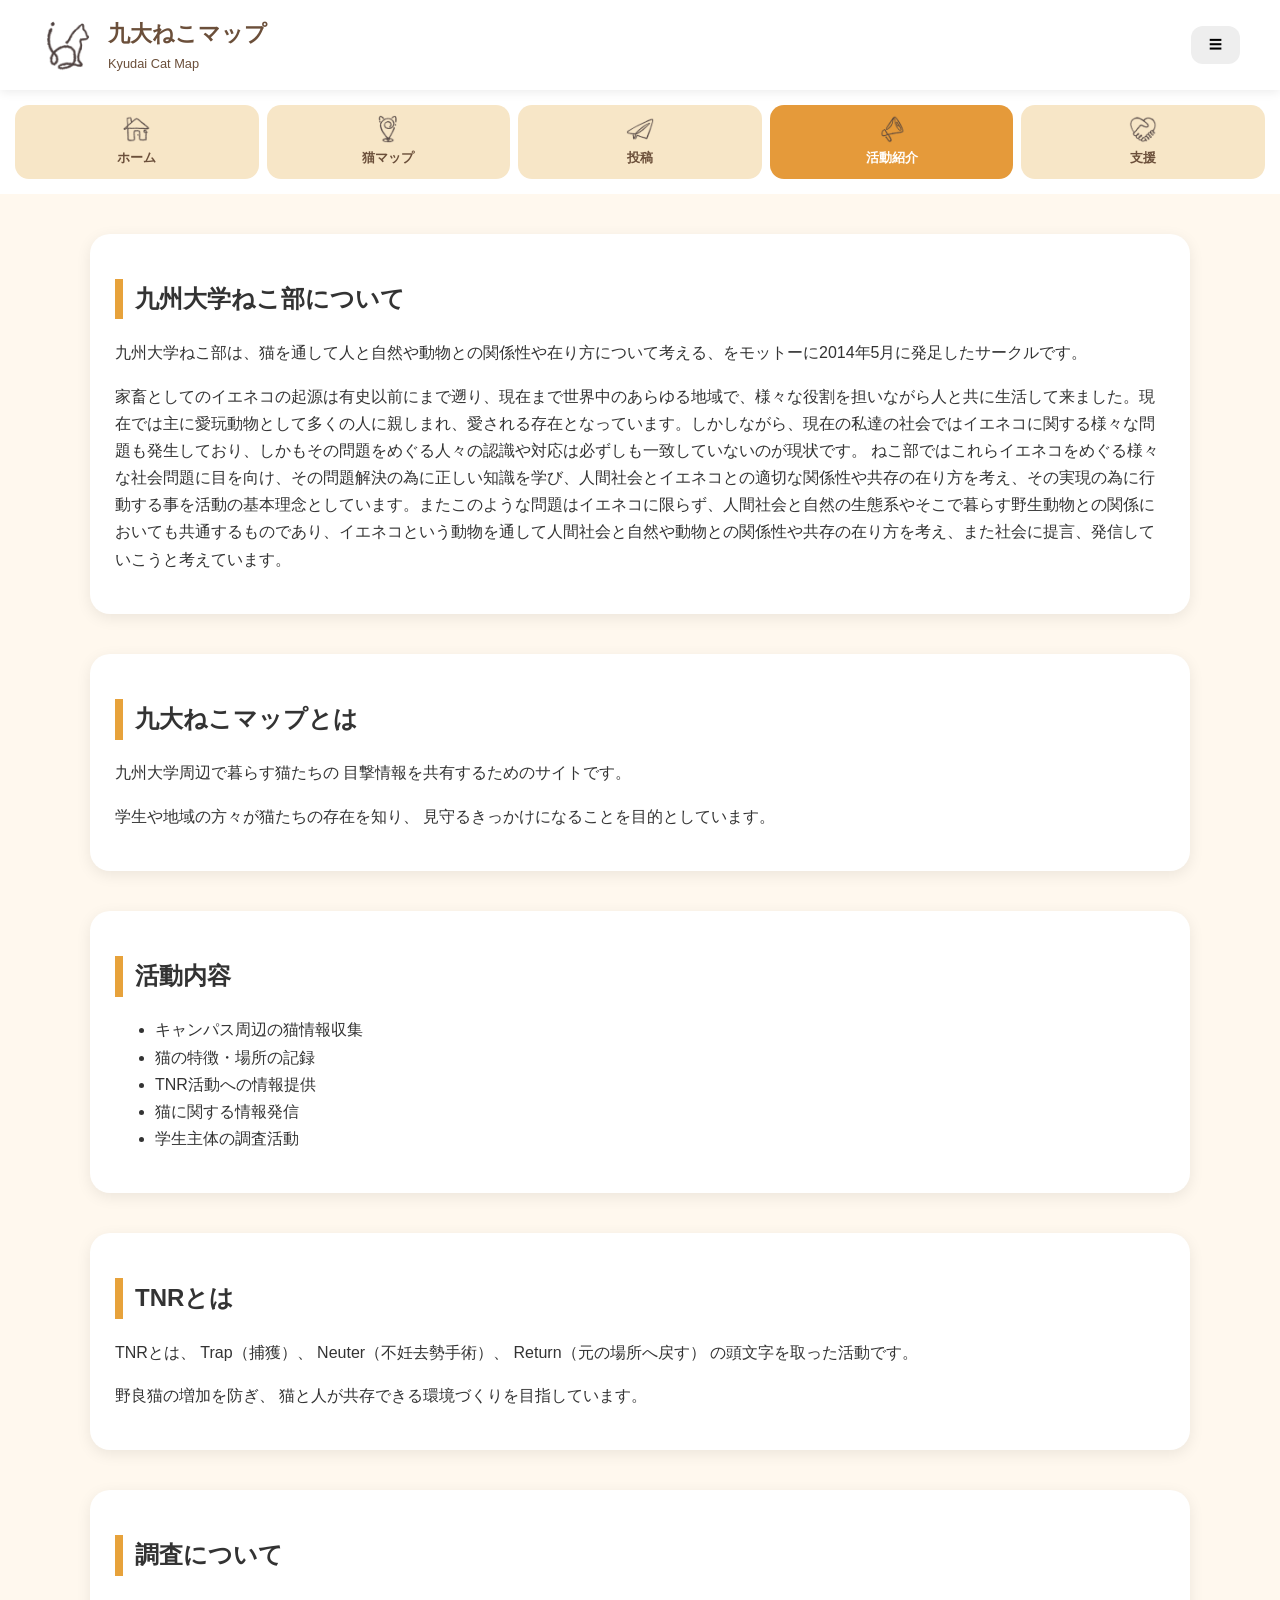
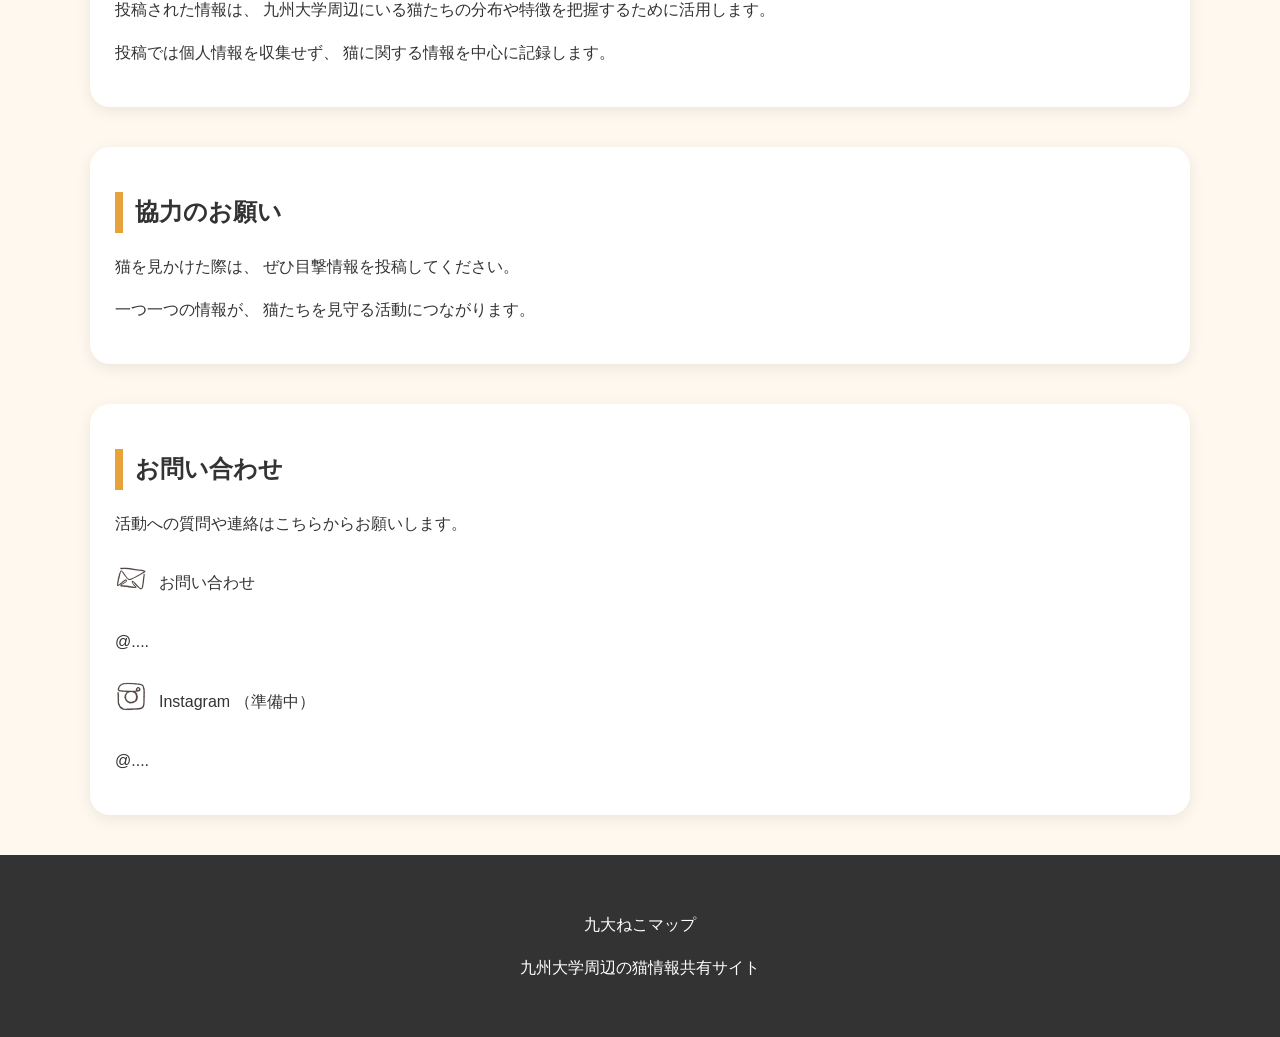
<file: cat-map/about.html>
<!DOCTYPE html>
<html lang="ja">


<head>


<meta charset="UTF-8">


<meta
name="viewport"
content="width=device-width, initial-scale=1.0">



<title>

活動紹介 | 九大ねこマップ

</title>



<link
rel="stylesheet"
href="style.css">


</head>





<body>





<header class="header">


<div class="site-title">


<img
src="assets/icons/icon-logo.jpeg"
alt="九大ねこマップ"
class="logo-img">



<div>


<h1>

九大ねこマップ

</h1>



<p>

Kyudai Cat Map

</p>



</div>


</div>




<button

class="menu-btn"

id="menu-btn">


☰


</button>



</header>









<div id="side-menu">


<button id="close-menu">

閉じる

</button>



<h2>

メニュー

</h2>




<a href="index.html">

<button>

ホーム

</button>

</a>




<a href="map.html">

<button>

猫マップ

</button>

</a>




<a href="post.html">

<button>

投稿

</button>

</a>




<a href="about.html">

<button class="active">

活動紹介

</button>

</a>




<a href="support.html">

<button>

支援

</button>

</a>



</div>







<nav class="nav">





<a
href="index.html"
class="nav-item">


<img
src="assets/icons/icon-home.jpeg"
alt="ホーム">


<span>

ホーム

</span>


</a>






<a
href="map.html"
class="nav-item">


<img
src="assets/icons/icon-map.jpeg"
alt="猫マップ">


<span>

猫マップ

</span>


</a>







<a
href="post.html"
class="nav-item">


<img
src="assets/icons/icon-post.jpeg"
alt="投稿">


<span>

投稿

</span>


</a>






<a
href="about.html"
class="nav-item active">


<img
src="assets/icons/icon-info.jpeg"
alt="活動紹介">


<span>

活動紹介

</span>


</a>








<a
href="support.html"
class="nav-item">


<img
src="assets/icons/icon-support.jpeg"
alt="支援">


<span>

支援

</span>


</a>





</nav>



<section>

<h2>
九州大学ねこ部について
</h2>


<p>
九州大学ねこ部は、猫を通して人と自然や動物との関係性や在り方について考える、をモットーに2014年5月に発足したサークルです。
</p>


<p>
家畜としてのイエネコの起源は有史以前にまで遡り、現在まで世界中のあらゆる地域で、様々な役割を担いながら人と共に生活して来ました。現在では主に愛玩動物として多くの人に親しまれ、愛される存在となっています。しかしながら、現在の私達の社会ではイエネコに関する様々な問題も発生しており、しかもその問題をめぐる人々の認識や対応は必ずしも一致していないのが現状です。
ねこ部ではこれらイエネコをめぐる様々な社会問題に目を向け、その問題解決の為に正しい知識を学び、人間社会とイエネコとの適切な関係性や共存の在り方を考え、その実現の為に行動する事を活動の基本理念としています。またこのような問題はイエネコに限らず、人間社会と自然の生態系やそこで暮らす野生動物との関係においても共通するものであり、イエネコという動物を通して人間社会と自然や動物との関係性や共存の在り方を考え、また社会に提言、発信していこうと考えています。
</p>

</section>






<section>

<h2>

九大ねこマップとは

</h2>


<p>
九州大学周辺で暮らす猫たちの
目撃情報を共有するためのサイトです。
</p>


<p>
学生や地域の方々が猫たちの存在を知り、
見守るきっかけになることを目的としています。
</p>

</section>






<section>


<h2>

活動内容

</h2>



<ul>


<li>
キャンパス周辺の猫情報収集
</li>


<li>
猫の特徴・場所の記録
</li>



<li>
TNR活動への情報提供
</li>



<li>
猫に関する情報発信
</li>



<li>
学生主体の調査活動
</li>



</ul>


</section>





<section>

<h2>
TNRとは
</h2>

<p>

TNRとは、
Trap（捕獲）、
Neuter（不妊去勢手術）、
Return（元の場所へ戻す）
の頭文字を取った活動です。

</p>

<p>

野良猫の増加を防ぎ、
猫と人が共存できる環境づくりを目指しています。

</p>

</section>



<section>



<h2>

調査について

</h2>






<p>

投稿された情報は、
九州大学周辺にいる猫たちの分布や特徴を把握するために活用します。

</p>





<p>

投稿では個人情報を収集せず、
猫に関する情報を中心に記録します。

</p>


</section>


<section>



<h2>

協力のお願い

</h2>






<p>


猫を見かけた際は、
ぜひ目撃情報を投稿してください。


</p>





<p>


一つ一つの情報が、
猫たちを見守る活動につながります。

</p>

</section>



<section>


<h2>

お問い合わせ

</h2>

<p>

活動への質問や連絡はこちらからお願いします。

</p>








<div class="support-card">
<div class="contact-row">

<img

src="assets/icons/icon-contact.jpeg"

alt="お問い合わせ">


<p>

お問い合わせ

</p>

</div>



<p>
 @....
</p>



<div class="support-card">
<div class="contact-row">
<img

src="assets/icons/icon-instagram.jpeg"

alt="Instagram">


<p>

Instagram

（準備中）

</p>


</div>

<p>
 @....
</p>





</section>



<footer>



<p>

九大ねこマップ

</p>




<p>

九州大学周辺の猫情報共有サイト

</p>



</footer>



<script src="menu.js">

</script>





</body>

</html>
</file>
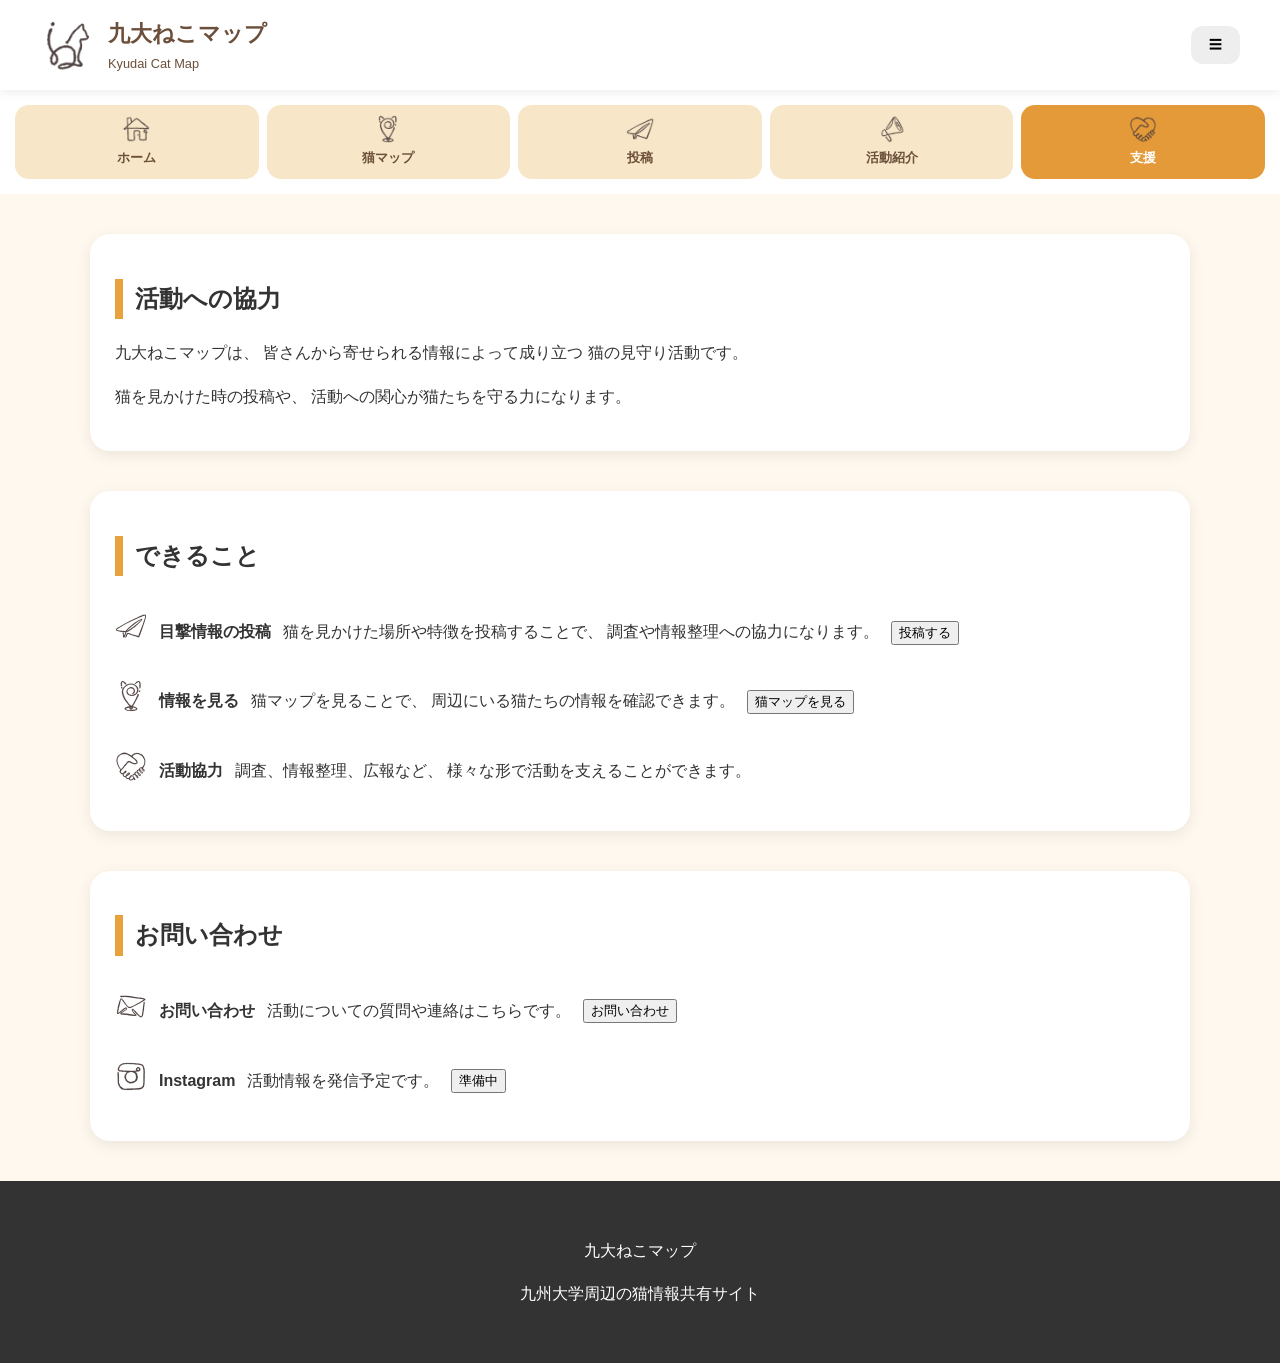
<file: cat-map/support.html>
<!DOCTYPE html>
<html lang="ja">


<head>


<meta charset="UTF-8">


<meta
name="viewport"
content="width=device-width, initial-scale=1.0">



<title>

支援 | 九大ねこマップ

</title>



<link
rel="stylesheet"
href="style.css">



</head>





<body>




<header class="header">



<div class="site-title">


<img
src="assets/icons/icon-logo.jpeg"
alt="九大ねこマップ"
class="logo-img">



<div>


<h1>

九大ねこマップ

</h1>



<p>

Kyudai Cat Map

</p>



</div>


</div>





<button

class="menu-btn"

id="menu-btn">


☰


</button>



</header>









<div id="side-menu">


<button id="close-menu">

閉じる

</button>



<h2>

メニュー

</h2>




<a href="index.html">

<button>

ホーム

</button>

</a>




<a href="map.html">

<button>

猫マップ

</button>

</a>




<a href="post.html">

<button>

投稿

</button>

</a>




<a href="about.html">

<button>

活動紹介

</button>

</a>




<a href="support.html">

<button class="active">

支援

</button>

</a>



</div>









<nav class="nav">





<a
href="index.html"
class="nav-item">


<img
src="assets/icons/icon-home.jpeg">


<span>

ホーム

</span>


</a>






<a
href="map.html"
class="nav-item">


<img
src="assets/icons/icon-map.jpeg">


<span>

猫マップ

</span>


</a>







<a
href="post.html"
class="nav-item">


<img
src="assets/icons/icon-post.jpeg">


<span>

投稿

</span>


</a>






<a
href="about.html"
class="nav-item">


<img
src="assets/icons/icon-info.jpeg">


<span>

活動紹介

</span>


</a>








<a
href="support.html"
class="nav-item active">


<img
src="assets/icons/icon-support.jpeg">


<span>

支援

</span>


</a>



</nav>



<section>




<h2>
活動への協力
</h2>





<p>
九大ねこマップは、
皆さんから寄せられる情報によって成り立つ
猫の見守り活動です。
</p>


<p>
猫を見かけた時の投稿や、
活動への関心が猫たちを守る力になります。
</p>



</section>




<section>




<h2>

できること

</h2>









<div class="support-card">
<div class="contact-row">
<img

src="assets/icons/icon-post.jpeg"

alt="投稿">



<h4>
目撃情報の投稿
</h4>



<p>
猫を見かけた場所や特徴を投稿することで、
調査や情報整理への協力になります。
</p>


<a href="post.html">


<button>
投稿する
</button>

</a>

</div>





<div class="support-card">
<div class="contact-row">


<img

src="assets/icons/icon-map.jpeg"

alt="マップ">



<h4>
情報を見る
</h4>



<p>
猫マップを見ることで、
周辺にいる猫たちの情報を確認できます。
</p>




<a href="map.html">


<button>
猫マップを見る
</button>

</a>

</div>




<div class="support-card">
<div class="contact-row">


<img

src="assets/icons/icon-support.jpeg"

alt="協力">



<h4>
活動協力
</h4>



<p>
調査、情報整理、広報など、
様々な形で活動を支えることができます。
</p>



</div>







</section>




<section>




<h2>
お問い合わせ
</h2>




<div class="support-card">
<div class="contact-row">


<img

src="assets/icons/icon-contact.jpeg"

alt="お問い合わせ">



<h4>
お問い合わせ
</h4>



<p>
活動についての質問や連絡はこちらです。
</p>



<button>
お問い合わせ
</button>



</div>



<div class="support-card">
<div class="contact-row">


<img

src="assets/icons/icon-instagram.jpeg"

alt="Instagram">



<h4>
Instagram
</h4>



<p>
活動情報を発信予定です。
</p>



<button>
準備中
</button>



</div>




</section>



<footer>



<p>
九大ねこマップ
</p>



<p>
九州大学周辺の猫情報共有サイト
</p>



</footer>







<script src="menu.js">

</script>




</body>

</html>
</file>
<file: cat-map/style.css>
/* ==========================
   九大ねこマップ style.css
   stable final base
========================== */


*{
box-sizing:border-box;
}



body{

margin:0;

font-family:
"Helvetica Neue",
Arial,
sans-serif;

background:#fff8ee;

color:#333;

line-height:1.7;

}




a{

text-decoration:none;

color:inherit;

}




/* ==========================
   画像共通
========================== */

img{

max-width:100%;

}





/* ==========================
   共通
========================== */


section{

max-width:1100px;

margin:40px auto;

padding:25px;

background:white;

border-radius:20px;

box-shadow:

0 4px 15px rgba(0,0,0,0.08);

}



h1{

margin:0;

font-size:28px;

}



h2{

border-left:8px solid #e7a23b;

padding-left:12px;

}



button{

cursor:pointer;

font-family:inherit;

}



/* ==========================
   Header
========================== */


.header{

height:90px;

display:flex;

align-items:center;

justify-content:space-between;

padding:

0 40px;


background:white;


box-shadow:

0 2px 10px rgba(0,0,0,.08);


position:sticky;

top:0;

z-index:1000;

}





.site-title{

display:flex;

align-items:center;

gap:12px;

}



.logo-img{

width:56px;

height:56px;

object-fit:contain;

border-radius:50%;

}



.site-title h1{

font-size:1.4rem;

color:#6B4F3A;

}



.site-title p{

margin:0;

font-size:.8rem;

color:#6B4F3A;

}




.menu-btn{

background:#eee;

border:none;

border-radius:12px;

padding:10px 18px;

}





/* ==========================
 Navigation
========================== */


.nav{

display:flex;

justify-content:space-between;

gap:8px;

padding:15px;

background:white;

overflow-x:auto;

}



.nav-item{

flex:1;

min-width:80px;

display:flex;

flex-direction:column;

align-items:center;

justify-content:center;

padding:10px 6px;

border-radius:14px;

background:#F7E6C7;

color:#6B4F3A;

font-size:.8rem;

font-weight:600;

}



.nav-item img{

width:28px;

height:28px;

object-fit:contain;

margin-bottom:4px;

}



.nav-item:hover{

background:#EBC27C;

transform:translateY(-2px);

}



.nav-item.active{

background:#E59A3A;

color:white;

font-weight:bold;

}




/* ==========================
 Map
========================== */


#view-map{

height:420px;

border-radius:20px;

overflow:hidden;

}



#map{

height:450px;

border-radius:20px;

}



#big-map{

height:650px;

border-radius:20px;

overflow:hidden;

}





/* ==========================
 Leaflet
========================== */


.leaflet-marker-icon{

object-fit:contain;

}




.leaflet-popup-content{

font-size:15px;

line-height:1.7;

}




/* ==========================
 投稿
========================== */


.big-post-btn{

width:100%;

padding:18px;

font-size:20px;

border:none;

border-radius:15px;

background:#e7a23b;

color:white;

}



.cat-patterns{

display:grid;

grid-template-columns:

repeat(5,1fr);

gap:12px;

}



.pattern-btn{

padding:15px;

border-radius:15px;

border:none;

background:#f3f3f3;

display:flex;

flex-direction:column;

align-items:center;

justify-content:center;

}



.pattern-btn img{

width:45px;

height:45px;

object-fit:contain;

margin-bottom:6px;

}



.pattern-btn.selected{

background:#e7a23b;

color:white;

transform:scale(1.05);

box-shadow:

0 4px 10px rgba(0,0,0,.2);

}





.cat-card{

background:white;

border-radius:18px;

padding:18px;

margin:15px 0;

box-shadow:

0 4px 15px rgba(0,0,0,.1);

}




.cat-card img{

width:45px;

height:45px;

object-fit:contain;

}




.cat-info{

background:#fafafa;

padding:10px;

border-radius:12px;

}




.required{

color:red;

font-size:13px;

font-weight:bold;

}



.optional{

color:#777;

font-size:13px;

}





/* ==========================
 Sakura
========================== */


.sakura-area{

display:flex;

gap:15px;

}



.sakura-btn{

padding:10px 18px;

border-radius:12px;

border:none;

}



.sakura-btn.active{

background:#e7a23b;

color:white;

}





/* ==========================
 Features
========================== */


.feature-buttons{

display:grid;

grid-template-columns:

repeat(2,1fr);

gap:10px;

}



.feature-btn{

padding:12px;

border:none;

border-radius:15px;

background:#f3f3f3;

}



.feature-btn.selected{

background:#8fc7ff;

color:white;

}





/* ==========================
 Filter
========================== */


.filter-box{

background:white;

padding:15px;

border-radius:15px;

margin-bottom:20px;

box-shadow:

0 2px 10px rgba(0,0,0,.1);

}



.filter-box select{

width:100%;

padding:8px;

border-radius:10px;

}





/* ==========================
 Modal
========================== */


#success-modal,
#feature-modal{

display:none;

position:fixed;

top:0;

left:0;

width:100%;

height:100%;


background:

rgba(0,0,0,.5);


z-index:4000;

align-items:center;

justify-content:center;

}




.modal-box{

background:white;

padding:30px;

border-radius:20px;

width:90%;

max-width:400px;

}





/* ==========================
 Hamburger
========================== */


#side-menu{

position:fixed;

top:0;

right:-300px;

width:280px;

height:100%;

background:white;

z-index:9999;

transition:.3s;

padding:20px;

box-shadow:

-3px 0 10px rgba(0,0,0,.2);

}



#side-menu.open{

right:0;

}



#side-menu a{

display:block;

margin-bottom:12px;

}



#side-menu button{

width:100%;

}





/* ==========================
 Footer
========================== */


footer{

background:#333;

color:white;

padding:40px;

text-align:center;

}





/* ==========================
 Mobile
========================== */


@media(max-width:600px){


.header{

height:75px;

padding:0 15px;

}


h1{

font-size:20px;

}



.nav{

padding:10px;

gap:6px;

}



.nav-item{

font-size:13px;

}



section{

margin:20px 10px;

padding:18px;

}



.cat-patterns{

grid-template-columns:

repeat(3,1fr);

}



#big-map{

height:500px;

}



}



.support-card img{
width:32px;
height:32px;
object-fit:contain;
margin-bottom:10px;
}







.contact-row{

display:flex;

align-items:center;

gap:12px;

}

.contact-row img{

width:32px;

height:32px;

object-fit:contain;

flex-shrink:0;

}
</file>
